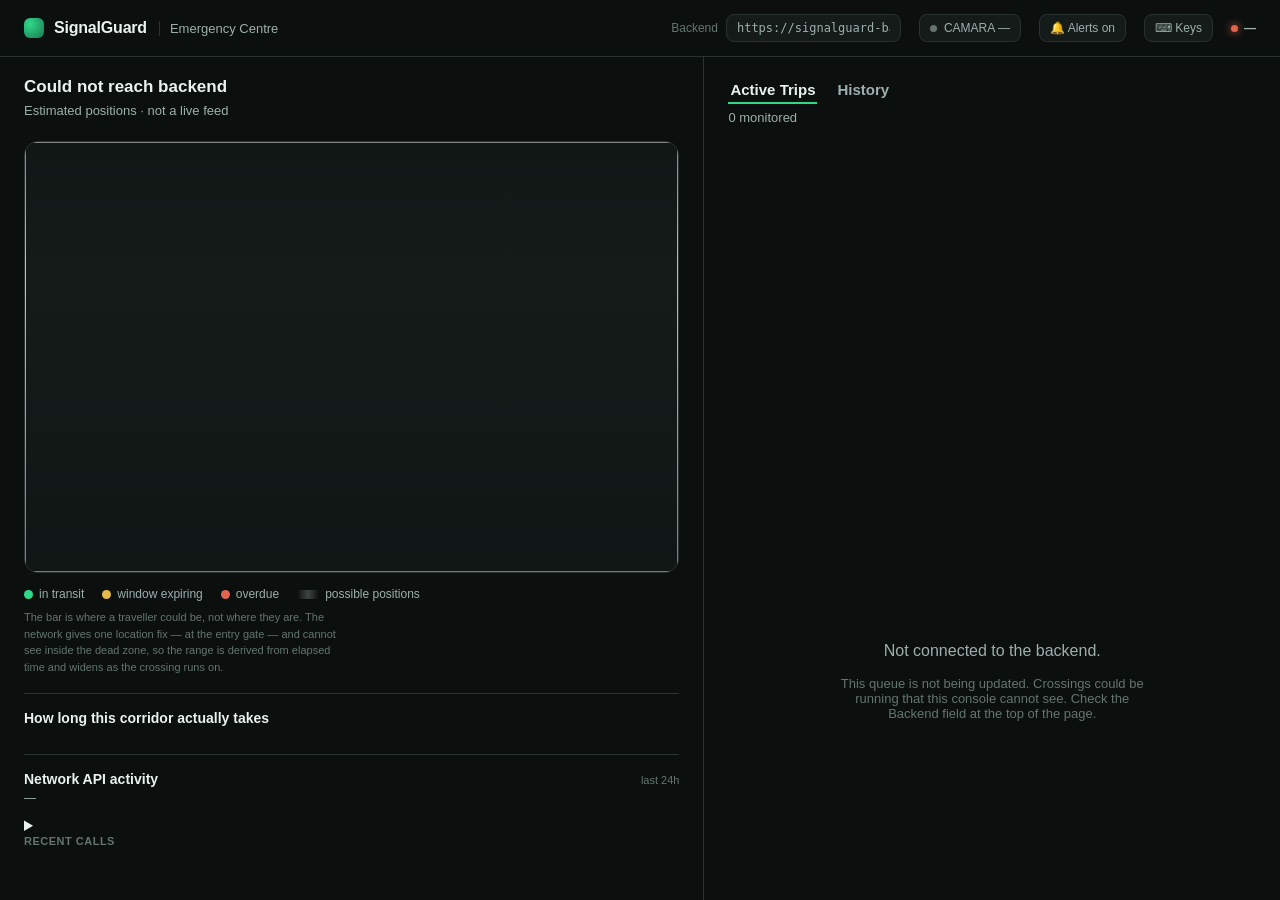
<file: dashboard/index.html>
<!doctype html>
<html lang="en">
<head>
<meta charset="UTF-8" />
<meta name="viewport" content="width=device-width, initial-scale=1" />
<meta name="theme-color" content="#0b0f0e" />
<title>SignalGuard — Emergency Centre</title>
<link rel="icon" href="data:image/svg+xml,%3Csvg xmlns='http://www.w3.org/2000/svg' viewBox='0 0 32 32'%3E%3Crect width='32' height='32' rx='8' fill='%230b0f0e'/%3E%3Ccircle cx='16' cy='16' r='4' fill='%232fd98a'/%3E%3Ccircle cx='16' cy='16' r='9' fill='none' stroke='%232fd98a' stroke-opacity='.45' stroke-width='2'/%3E%3C/svg%3E" />
<link rel="stylesheet" href="css/style.css?v=14" />
</head>
<body>

<a class="skip-link" href="#trip-list">Skip to active trips</a>

<h1 class="visually-hidden">SignalGuard Emergency Centre</h1>

<!-- Announcements only, never a wrapper around the list. A live region
     around a list that repaints every 3 seconds makes a screen reader
     re-read the whole queue on every poll, which is worse than having no
     live region at all. This node is written to only on transitions. -->
<div id="announcer" class="visually-hidden" role="status" aria-live="polite" aria-atomic="true"></div>

<header class="topbar">
  <div class="brand">
    <span class="brand-mark" aria-hidden="true"></span>
    <span class="brand-name">SignalGuard</span>
    <span class="brand-sub">Emergency Centre</span>
  </div>
  <div class="topbar-right">
    <label class="backend-field">
      <span>Backend</span>
      <input
        id="backend-url"
        type="url"
        name="backend-url"
        autocomplete="off"
        spellcheck="false"
        inputmode="url"
      />
    </label>
    <!-- Whether the network layer is answering, in the one place a
         dispatcher is always looking. A degraded CAMARA API is the single
         failure this console cannot infer from its own queue. -->
    <a class="api-chip" id="api-chip" href="#api-panel-title" title="CAMARA network API activity">
      <span class="api-chip-dot" aria-hidden="true"></span>
      <span id="api-chip-text">CAMARA —</span>
    </a>
    <button id="mute-toggle" class="mute-toggle" type="button" aria-pressed="false">🔔 Alerts on</button>
    <button id="shortcut-toggle" class="mute-toggle" type="button" aria-controls="shortcut-hint">⌨ Keys</button>
    <div class="live-indicator" id="live-indicator">
      <span class="dot" aria-hidden="true"></span>
      <span id="last-updated" class="last-updated">—</span>
    </div>
  </div>
</header>

<!-- Keyboard reference. Hidden by default and toggled with "?" — a
     dispatcher console should be operable without a mouse, but the list of
     how is not something to occupy the screen permanently. -->
<div class="shortcut-hint" id="shortcut-hint" hidden role="dialog" aria-label="Keyboard shortcuts">
  <h2>Keyboard</h2>
  <dl></dl>
</div>

<main class="layout">
  <section class="map-panel" aria-label="Corridor map">
    <div class="panel-head">
      <div class="panel-head-row">
        <h2 id="zone-label">Loading zone…</h2>
        <!-- Narrow viewports only (see the max-width:860px block in
             style.css). There the queue comes first and the map is a
             reference the dispatcher opens deliberately, rather than 700px
             of terrain between them and the list they came for. -->
        <button id="map-toggle" class="map-toggle" type="button"
                aria-expanded="true" aria-controls="map-collapse">Hide map</button>
      </div>
      <span class="panel-hint">Estimated positions · not a live feed</span>
      <!-- Only rendered when more than one zone exists; a dropdown with a
           single option is furniture, not a control. -->
      <label class="zone-picker" hidden>
        <span class="visually-hidden">Corridor</span>
        <select id="zone-select" hidden></select>
      </label>
    </div>
    <div class="map-collapse" id="map-collapse">
    <div class="map-frame" id="map-frame">
      <img id="map-image" alt="" />
      <!-- Uncertainty arcs sit under the markers so a marker is always
           clickable where the two overlap. -->
      <svg id="cone-layer" class="cone-layer" aria-hidden="true"></svg>
      <div id="map-overlay" class="map-overlay"></div>
      <div class="map-attribution" id="map-attribution"></div>
    </div>
    <!-- A zone promoted from a coverage candidate has real gates and real
         trips but no bundled tiles. Drawing its trips over Highway 15's
         terrain would put a traveller on a map somewhere they have never
         been, so the frame is hidden and says why. -->
    <p class="zone-map-note" id="zone-map-note" hidden>
      No map pack bundled for this corridor yet — it was discovered from
      coverage data rather than surveyed. The trip list is still live;
      only the map is unavailable.
    </p>
    <div class="legend">
      <span><i class="swatch green" aria-hidden="true"></i> in transit</span>
      <span><i class="swatch amber" aria-hidden="true"></i> window expiring</span>
      <span><i class="swatch red" aria-hidden="true"></i> overdue</span>
      <span><i class="swatch cone" aria-hidden="true"></i> possible positions</span>
    </div>
    <p class="map-note">The bar is where a traveller could be, not where they are. The network gives one location fix — at the entry gate — and cannot see inside the dead zone, so the range is derived from elapsed time and widens as the crossing runs on.</p>

    <div class="stats-panel" id="stats-panel">
      <h3>How long this corridor actually takes</h3>
      <div id="stats-body"></div>
    </div>

    <!-- The call layer the queue above is made of. Every trip on this
         screen exists because a CAMARA Geofencing notification arrived,
         and every figure in its detail panel came out of Congestion
         Insights, Location Retrieval or a reachability check. When one of
         those five APIs starts failing the queue does not turn red — it
         goes quiet, which on this screen is indistinguishable from a calm
         corridor. So the console shows the layer underneath it.

         This is not the demo page's call log (demo.html) — that one is a
         recording aid and lives on a page the console knows nothing
         about. This is operational: /dashboard/api-activity is mounted in
         every build, demo mode or not. -->
    <section class="api-panel" id="api-panel" aria-labelledby="api-panel-title">
      <div class="api-panel-head">
        <h3 id="api-panel-title">Network API activity</h3>
        <span class="api-window" id="api-window">last 24h</span>
      </div>
      <p class="api-lead" id="api-lead">—</p>
      <ul class="api-list" id="api-list"></ul>
      <details class="api-feed" id="api-feed">
        <summary>
          <span class="disclosure-title">Recent calls</span>
          <span class="disclosure-lead" id="api-feed-lead"></span>
        </summary>
        <ol class="api-calls" id="api-calls"></ol>
      </details>
    </section>
    </div><!-- /#map-collapse -->
  </section>

  <section class="list-panel" aria-label="Trips">
    <div class="panel-head">
      <div class="tabs" role="tablist" aria-label="Trip view">
        <button id="tab-live" class="tab" role="tab" type="button" aria-selected="true">Active Trips</button>
        <button id="tab-history" class="tab" role="tab" type="button" aria-selected="false">History</button>
      </div>
      <span class="panel-hint" id="trip-count">0 monitored</span>
    </div>
    <!-- What moved while the dispatcher was looking elsewhere. -->
    <aside class="change-banner" id="change-banner" hidden>
      <div class="change-banner-head">
        <strong>While you were away</strong>
        <button type="button" id="change-banner-dismiss" class="mute-toggle">Dismiss</button>
      </div>
      <ul id="change-banner-body"></ul>
    </aside>
    <!-- The queue re-sorts by severity on every poll. While the pointer is
         inside the list (or a detail panel is open) that reordering is
         held back and announced here instead — a row that moves out from
         under a cursor mid-click is how the wrong traveller gets marked
         resolved. Clicking this applies the held order. -->
    <button class="order-pending" id="order-pending" type="button" hidden></button>
    <div id="trip-list" class="trip-list"></div>
    <div id="empty-state" class="empty-state">
      <div data-empty-live>
        <p>No trips in the corridor right now.</p>
        <p class="muted">The queue fills automatically when a traveller crosses a gate — nothing to configure here.</p>
      </div>
      <div data-empty-history hidden>
        <p>No completed crossings yet.</p>
        <p class="muted">Trips move here once they close, so the queue above only ever shows what still needs watching.</p>
      </div>
      <!-- An empty queue has two opposite causes — nothing is crossing, or
           nothing is reaching us — and this is the largest element on the
           page, so getting it wrong is not a small mistake. "No trips in
           the corridor right now" is a claim about the corridor; when the
           poll is failing this console has no idea what the corridor is
           doing and must say that instead. The app refuses the same
           mistake for the same reason — see home_shell.dart's
           _backendUnreachable. -->
      <div data-empty-offline hidden>
        <p>Not connected to the backend.</p>
        <p class="muted">This queue is not being updated. Crossings could be running that this console cannot see. Check the Backend field at the top of the page.</p>
        <!-- Shown only on the hosted copy (see renderList): a reviewer who
             opens the public URL is not looking at a broken console, they
             are looking at a console with nothing to talk to, and those
             two deserve different sentences. -->
        <p class="muted" data-empty-hosted hidden>
          This is the hosted build of the console. It is a client — the trip
          queue, the corridor map and the CAMARA call log are all read from a
          SignalGuard backend, and there is no public one to read from,
          because the backend holds real phone numbers and calls a real
          operator API with a real key. Start one locally in about five
          minutes (<code>REVIEWERS.md</code> in the repository) and put its
          address in the Backend field above. Serving this page from
          <code>localhost</code> as well is the path that is guaranteed to
          work; a browser may refuse the call from a page loaded over HTTPS.
        </p>
      </div>
    </div>
  </section>
</main>

<aside class="detail-panel" id="detail-panel" hidden aria-label="Trip detail">
  <div class="detail-head">
    <button class="close-btn" id="detail-close" aria-label="Close">✕</button>
    <span class="status-pill" id="detail-status">ACTIVE</span>
  </div>
  <h3 id="detail-name">—</h3>
  <p class="detail-sub" id="detail-msisdn">—</p>

  <!-- A trip can leave the live queue while its panel is open on this
       screen — resolved from another console, or closed because the
       traveller reached the exit gate. The figures below then stop being
       refreshed, and a dispatcher has no way to tell a frozen panel from a
       calm one, so the panel says which it is. -->
  <p class="detail-gone" id="detail-gone" hidden>
    This trip has left the live queue — it was resolved or closed elsewhere.
    Nothing below is being updated any more.
  </p>

  <dl class="detail-grid">
    <!-- The network has exactly one location fix per trip, taken at the
         entry gate, so these two are the same value on most trips. When
         they are, the second row is hidden and the first says so rather
         than printing the same coordinate pair twice. -->
    <div id="detail-entry-row"><dt id="detail-entry-label">Entry point</dt><dd id="detail-entry">—</dd></div>
    <div id="detail-lastknown-row"><dt>Last known location</dt><dd id="detail-lastknown">—</dd></div>
    <div><dt>Predicted vs elapsed</dt><dd id="detail-predicted">—</dd></div>
    <div class="span-2"><dt>Where they could be</dt><dd id="detail-position">—</dd></div>
    <div><dt>Battery at entry</dt><dd id="detail-battery">—</dd></div>
    <div><dt>Congestion at entry</dt><dd id="detail-congestion">—</dd></div>
    <div><dt>Risk score</dt><dd id="detail-risk">—</dd></div>
    <div><dt>Contact-alert status</dt><dd id="detail-alert">—</dd></div>
    <div class="span-2"><dt>Convoy</dt><dd id="detail-convoy">—</dd></div>
  </dl>

  <!-- A disclosure rather than a fixed-height scroller. The card used to
       be capped at 260px with its own overflow, which put a second
       scrollbar inside a panel that already scrolls and clipped the
       reasoning to about six lines. The line that justifies the risk
       score is the summary, so it is readable without opening anything;
       the signals, model and history behind it are one click away. -->
  <details class="decision-record disclosure" id="detail-record-block">
    <summary>
      <span class="disclosure-title">Agent Decision Record</span>
      <span class="disclosure-lead" id="detail-record-lead"></span>
    </summary>
    <div id="detail-record"></div>
  </details>

  <div class="decision-record" id="detail-escalation-block" hidden>
    <h4>Escalation Agent Record</h4>
    <div id="detail-escalation"></div>
  </div>

  <!-- Provenance for everything above it. The grid asks a dispatcher to
       act on "congestion light, risk 0.62, last known 24.61, 39.42" —
       four figures whose source is a third-party API call made minutes
       ago. This is that call: which CAMARA API, which endpoint, what it
       returned, how long it took. -->
  <details class="decision-record disclosure" id="detail-api-block">
    <summary>
      <span class="disclosure-title">CAMARA calls for this crossing</span>
      <span class="disclosure-lead" id="detail-api-lead"></span>
    </summary>
    <ol class="api-calls" id="detail-api-calls"></ol>
  </details>

  <!-- Pinned to the bottom of the panel. These used to sit below both
       records, which on an escalated trip is a full screen of scrolling
       between reading the situation and being able to act on it. -->
  <div class="detail-actions">
    <button class="resolve-btn ghost" id="detail-handoff" type="button">Copy handoff brief</button>
    <button class="resolve-btn" id="detail-resolve">Mark Resolved</button>

    <!-- Resolving clears a live escalation and there is no undo. One stray
         click on a 40px button should not be able to do that. -->
    <div class="resolve-confirm" id="detail-resolve-confirm" hidden>
      <p data-confirm-text></p>
      <div class="resolve-confirm-actions">
        <button class="resolve-btn danger" type="button" data-confirm-yes>Yes, resolve</button>
        <button class="resolve-btn ghost" type="button" data-confirm-no>Cancel</button>
      </div>
    </div>
  </div>
</aside>

<div class="scrim" id="scrim" hidden></div>

<!-- Version query: this dashboard has no build step, and python -m
     http.server serves js/app.js with a revalidating Last-Modified
     that Chrome will happily satisfy from cache across a restart.
     During the hackathon that meant a browser silently running a
     previous build of this file while the disk had the current one.
     Bump on every change. -->
<script src="js/app.js?v=12"></script>
</body>
</html>
</file>
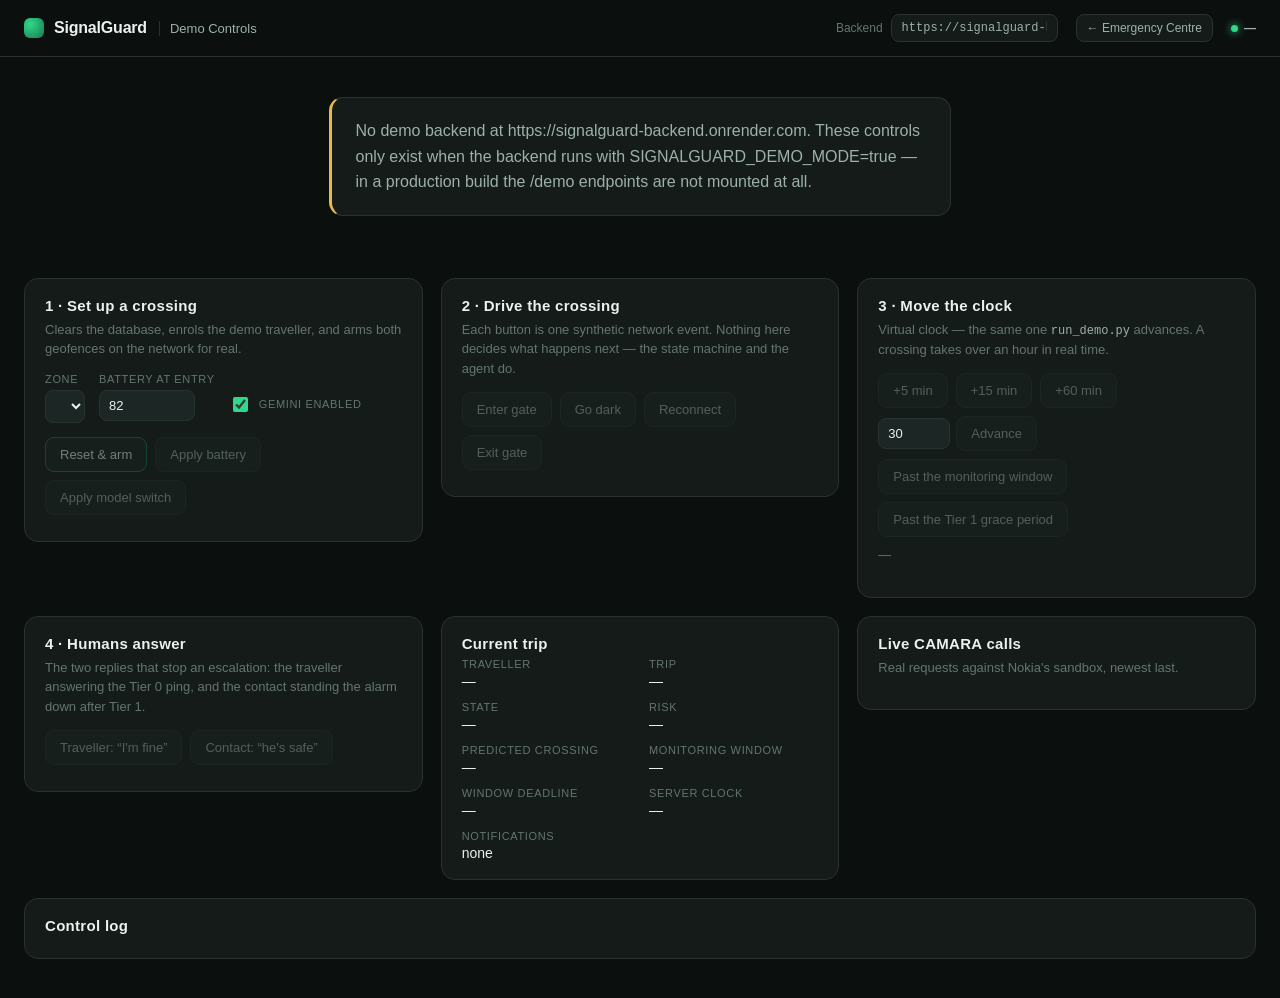
<file: dashboard/demo.html>
<!doctype html>
<html lang="en">
<head>
<meta charset="UTF-8" />
<meta name="viewport" content="width=device-width, initial-scale=1" />
<meta name="theme-color" content="#0b0f0e" />
<title>SignalGuard — Demo Controls</title>
<link rel="icon" href="data:image/svg+xml,%3Csvg xmlns='http://www.w3.org/2000/svg' viewBox='0 0 32 32'%3E%3Crect width='32' height='32' rx='8' fill='%230b0f0e'/%3E%3Ccircle cx='16' cy='16' r='4' fill='%232fd98a'/%3E%3Ccircle cx='16' cy='16' r='9' fill='none' stroke='%232fd98a' stroke-opacity='.45' stroke-width='2'/%3E%3C/svg%3E" />
<link rel="stylesheet" href="css/style.css?v=14" />
<link rel="stylesheet" href="css/demo.css?v=3" />
</head>
<body class="demo-body">

<!-- Deliberately a separate page from index.html, not a panel on it.
     index.html is the emergency-centre console: the one screen whose whole
     job is to be believed. A "simulate a gate crossing" button sitting next
     to a live trip queue tells a viewer the queue might be synthetic too.
     These controls drive the same backend from their own address, and the
     operator console keeps zero knowledge that they exist. -->

<h1 class="visually-hidden">SignalGuard demo controls</h1>

<div id="announcer" class="visually-hidden" role="status" aria-live="polite" aria-atomic="true"></div>

<header class="topbar">
  <div class="brand">
    <span class="brand-mark" aria-hidden="true"></span>
    <span class="brand-name">SignalGuard</span>
    <span class="brand-sub">Demo Controls</span>
  </div>
  <div class="topbar-right">
    <label class="backend-field">
      <span>Backend</span>
      <input id="backend-url" type="url" name="backend-url" autocomplete="off" spellcheck="false" inputmode="url" />
    </label>
    <a class="mute-toggle" href="index.html">← Emergency Centre</a>
    <div class="live-indicator" id="live-indicator">
      <span class="dot" aria-hidden="true"></span>
      <span id="last-updated" class="last-updated">—</span>
    </div>
  </div>
</header>


<p class="demo-unavailable" id="demo-unavailable" hidden></p>

<main class="demo-layout" id="demo-main">

  <section class="demo-panel" aria-labelledby="h-setup">
    <h2 id="h-setup">1 · Set up a crossing</h2>
    <p class="demo-note">Clears the database, enrols the demo traveller, and
      arms both geofences on the network for real.</p>
    <div class="demo-fields">
      <label>Zone
        <select id="f-zone"></select>
      </label>
      <label>Battery at entry
        <input id="f-battery" type="number" min="1" max="100" value="82" />
      </label>
      <label class="demo-check">
        <input id="f-model" type="checkbox" checked />
        <span>Gemini enabled</span>
      </label>
    </div>
    <div class="demo-actions">
      <button class="demo-btn primary" id="b-arm" type="button">Reset &amp; arm</button>
      <button class="demo-btn" id="b-battery" type="button">Apply battery</button>
      <button class="demo-btn" id="b-model" type="button">Apply model switch</button>
    </div>
  </section>

  <section class="demo-panel" aria-labelledby="h-cross">
    <h2 id="h-cross">2 · Drive the crossing</h2>
    <p class="demo-note">Each button is one synthetic network event. Nothing
      here decides what happens next — the state machine and the agent do.</p>
    <div class="demo-actions">
      <button class="demo-btn" id="b-enter" type="button">Enter gate</button>
      <button class="demo-btn" id="b-dark" type="button">Go dark</button>
      <button class="demo-btn" id="b-reconnect" type="button">Reconnect</button>
      <button class="demo-btn" id="b-exit" type="button">Exit gate</button>
    </div>
  </section>

  <section class="demo-panel" aria-labelledby="h-time">
    <h2 id="h-time">3 · Move the clock</h2>
    <p class="demo-note">Virtual clock — the same one <code>run_demo.py</code>
      advances. A crossing takes over an hour in real time.</p>
    <div class="demo-actions">
      <button class="demo-btn" data-advance="5" type="button">+5 min</button>
      <button class="demo-btn" data-advance="15" type="button">+15 min</button>
      <button class="demo-btn" data-advance="60" type="button">+60 min</button>
      <label class="demo-inline-field">
        <input id="f-minutes" type="number" min="1" max="600" value="30" />
        <button class="demo-btn" id="b-advance-custom" type="button">Advance</button>
      </label>
    </div>
    <div class="demo-actions">
      <button class="demo-btn" id="b-past-window" type="button">
        Past the monitoring window
      </button>
      <button class="demo-btn" id="b-past-grace" type="button">
        Past the Tier 1 grace period
      </button>
    </div>
    <p class="demo-note" id="advance-hint">—</p>
  </section>

  <section class="demo-panel" aria-labelledby="h-human">
    <h2 id="h-human">4 · Humans answer</h2>
    <p class="demo-note">The two replies that stop an escalation: the
      traveller answering the Tier 0 ping, and the contact standing the
      alarm down after Tier 1.</p>
    <div class="demo-actions">
      <button class="demo-btn" id="b-tier0-safe" type="button">Traveller: “I'm fine”</button>
      <button class="demo-btn" id="b-contact-safe" type="button">Contact: “he's safe”</button>
    </div>
  </section>

  <section class="demo-panel demo-status" aria-labelledby="h-status">
    <h2 id="h-status">Current trip</h2>
    <dl class="demo-dl">
      <div><dt>Traveller</dt><dd id="s-traveller">—</dd></div>
      <div><dt>Trip</dt><dd id="s-trip">—</dd></div>
      <div><dt>State</dt><dd id="s-state">—</dd></div>
      <div><dt>Risk</dt><dd id="s-risk">—</dd></div>
      <div><dt>Predicted crossing</dt><dd id="s-predicted">—</dd></div>
      <div><dt>Monitoring window</dt><dd id="s-window">—</dd></div>
      <div><dt>Window deadline</dt><dd id="s-deadline">—</dd></div>
      <div><dt>Server clock</dt><dd id="s-now">—</dd></div>
      <div class="span-2"><dt>Notifications</dt><dd id="s-notifications">none</dd></div>
    </dl>
  </section>

  <section class="demo-panel" aria-labelledby="h-api">
    <h2 id="h-api">Live CAMARA calls</h2>
    <p class="demo-note">Real requests against Nokia's sandbox, newest last.</p>
    <div class="demo-api-log" id="api-log"></div>
  </section>

  <section class="demo-panel demo-wide" aria-labelledby="h-log">
    <h2 id="h-log">Control log</h2>
    <div class="demo-log" id="demo-log" role="log" aria-label="Demo control log"></div>
  </section>

</main>

<script src="js/demo.js?v=4"></script>
</body>
</html>
</file>
<file: dashboard/css/style.css>
:root {
  color-scheme: dark;
  --bg: #0b0f0e;
  --surface: #141b19;
  --surface-raised: #1c2624;
  --border: #283330;
  --text: #eaf2ef;
  --text-secondary: #9db0ab;
  --text-muted: #64756f;
  --accent: #2fd98a;
  --accent-dim: #1b7a50;
  --amber: #e6b94d;
  --danger: #e0654f;
  --radius: 14px;
}

* { box-sizing: border-box; }

button, a, .trip-marker {
  touch-action: manipulation;
  -webkit-tap-highlight-color: transparent;
}

.visually-hidden {
  position: absolute;
  width: 1px; height: 1px;
  padding: 0; margin: -1px;
  overflow: hidden;
  clip: rect(0, 0, 0, 0);
  white-space: nowrap;
  border: 0;
}

.skip-link {
  position: absolute;
  left: 12px; top: 12px;
  background: var(--accent);
  color: #04150e;
  font-weight: 700;
  font-size: 13px;
  padding: 10px 16px;
  border-radius: 8px;
  z-index: 100;
  /* Far enough to actually clear the viewport. -120% of a ~41px box still
     left a 4px sliver of bright accent green across the top-left corner on
     every page load — small, but the first thing on screen. */
  transform: translateY(-220%);
  transition: transform 150ms ease;
}
.skip-link:focus {
  transform: translateY(0);
}

html, body {
  margin: 0;
  min-height: 100%;
  background: var(--bg);
  color: var(--text);
  font-family: -apple-system, "Segoe UI", Roboto, Inter, Arial, sans-serif;
}

body {
  display: flex;
  flex-direction: column;
  /* No overflow:hidden here — on a narrow viewport .layout stacks into
     one column and needs the page to scroll normally. The wide-viewport
     two-column layout gets its own contained scrolling instead (see
     .trip-list below), which is where "app-like, not a webpage" belongs. */
  min-height: 100vh;
}

/* ---------- topbar ---------- */

/* Wraps rather than overflows. Unwrapped, this row was 746px wide inside
   a 375px viewport — the backend field, both toggles and the freshness
   readout all sat off the right edge and took the whole page's horizontal
   scroll with them. Nothing in here is optional enough to hide, so it
   wraps onto a second line instead. */
.topbar {
  display: flex;
  align-items: center;
  justify-content: space-between;
  flex-wrap: wrap;
  gap: 10px 16px;
  padding: 14px 24px;
  border-bottom: 1px solid var(--border);
  flex: none;
}

.brand { display: flex; align-items: center; gap: 10px; }

.brand-mark {
  width: 20px; height: 20px;
  border-radius: 6px;
  background: radial-gradient(circle at 30% 30%, var(--accent), var(--accent-dim));
}

.brand-name { font-weight: 700; font-size: 16px; letter-spacing: -0.2px; }

.brand-sub {
  color: var(--text-secondary);
  font-size: 13px;
  border-left: 1px solid var(--border);
  padding-left: 10px;
  margin-left: 2px;
}

.topbar-right {
  display: flex;
  align-items: center;
  flex-wrap: wrap;
  gap: 10px 18px;
  min-width: 0;
}

.backend-field {
  display: flex;
  align-items: center;
  gap: 8px;
  font-size: 12px;
  color: var(--text-muted);
  /* min-width:0 is what actually lets it shrink — a flex item defaults to
     min-width:auto and refuses to go below its input's width. */
  min-width: 0;
  flex: 1 1 200px;
}

.backend-field input {
  background: var(--surface);
  border: 1px solid var(--border);
  color: var(--text-secondary);
  border-radius: 8px;
  padding: 6px 10px;
  font-size: 12px;
  width: 100%;
  max-width: 240px;
  min-width: 0;
  font-family: ui-monospace, monospace;
}

.backend-field input:focus {
  border-color: var(--accent);
  color: var(--text);
}

.backend-field input:focus-visible {
  outline: none;
  box-shadow: 0 0 0 3px rgba(47, 217, 138, 0.35);
}

.live-indicator {
  display: flex;
  align-items: center;
  gap: 6px;
  font-size: 12px;
  color: var(--text-secondary);
  font-weight: 600;
}

.live-indicator .dot {
  width: 7px; height: 7px;
  border-radius: 50%;
  background: var(--accent);
  box-shadow: 0 0 8px var(--accent);
  animation: pulse 1.8s ease-in-out infinite;
}

.live-indicator.stale .dot {
  background: var(--danger);
  box-shadow: 0 0 8px var(--danger);
  animation: none;
}

@keyframes pulse {
  0%, 100% { opacity: 1; }
  50% { opacity: 0.35; }
}

/* ---------- layout ---------- */

.layout {
  flex: 1;
  display: grid;
  grid-template-columns: minmax(360px, 1.1fr) minmax(340px, 0.9fr);
  gap: 1px;
  background: var(--border);
  min-height: 0;
}

.map-panel, .list-panel {
  background: var(--bg);
  display: flex;
  flex-direction: column;
  min-width: 0;
  padding: 20px 24px;
}

/* The whole page scrolls as one document at every width. The map column
   holds more than a viewport of content (map, stats, Network API activity),
   so a fixed-viewport shell either clipped it or split scrolling between
   panels. The map keeps a fixed height (see .map-frame below) rather than
   flexing to fill a column that no longer has a set height. */
@media (min-width: 861px) {
  .map-collapse { flex: none; }
}

.panel-head { flex: none; margin-bottom: 14px; }
.panel-head h2 { margin: 0 0 4px; font-size: 17px; font-weight: 600; text-wrap: balance; }
.panel-hint { color: var(--text-secondary); font-size: 13px; }

/* ---------- map ---------- */

.map-frame {
  position: relative;
  flex: 1;
  min-height: 220px;
  border-radius: var(--radius);
  overflow: hidden;
  background: var(--surface);
  border: 1px solid var(--border);
}

/* Fixed height in the scrolling desktop column (see the min-width:861px
   block above). Declared after the base rule so it wins over flex:1. */
@media (min-width: 861px) {
  .map-frame { flex: none; height: clamp(260px, 48vh, 560px); }
}

.map-frame img {
  position: absolute;
  inset: 0;
  width: 100%;
  height: 100%;
  object-fit: fill; /* container's aspect-ratio is set in JS to match the
                        image exactly, so this never distorts or crops —
                        cropping would break the lat/lon-to-% projection
                        markers rely on. */
  filter: saturate(0.85);
}

.map-frame::after {
  content: "";
  position: absolute;
  inset: 0;
  background: linear-gradient(180deg, rgba(11,15,14,.35), rgba(11,15,14,0) 30%, rgba(11,15,14,.4));
  pointer-events: none;
}

.map-overlay {
  position: absolute;
  inset: 0;
  width: 100%;
  height: 100%;
  z-index: 1;
}

.map-marker {
  position: absolute;
  transform: translate(-50%, -50%);
}

.gate-marker {
  display: flex;
  flex-direction: column;
  align-items: center;
  gap: 3px;
  pointer-events: none;
}
.gate-marker .dot {
  width: 9px; height: 9px;
  border-radius: 50%;
  background: var(--text-muted);
  border: 2px solid rgba(0,0,0,.4);
}
.gate-marker .label {
  font-size: 10px;
  font-weight: 700;
  letter-spacing: 0.4px;
  color: var(--text-secondary);
  background: rgba(11,15,14,.75);
  padding: 2px 6px;
  border-radius: 4px;
  white-space: nowrap;
}

.trip-marker {
  width: 16px; height: 16px;
  border-radius: 50%;
  border: none;
  padding: 0;
  cursor: pointer;
  display: flex;
  align-items: center;
  justify-content: center;
  touch-action: manipulation;
}
.trip-marker:focus-visible {
  outline: 2px solid #fff;
  outline-offset: 3px;
}
.trip-marker::after {
  content: "";
  width: 8px; height: 8px;
  border-radius: 50%;
  background: #fff;
}
.trip-marker.state-green { background: var(--accent); box-shadow: 0 0 0 6px rgba(47,217,138,.18); animation: marker-pulse 2.6s ease-in-out infinite; }
.trip-marker.state-amber { background: var(--amber); box-shadow: 0 0 0 6px rgba(230,185,77,.18); animation: marker-pulse 2s ease-in-out infinite; }
.trip-marker.state-red { background: var(--danger); box-shadow: 0 0 0 6px rgba(224,101,79,.22); animation: marker-pulse 1.3s ease-in-out infinite; }
.trip-marker.selected { outline: 2px solid #fff; outline-offset: 2px; }

@keyframes marker-pulse {
  0%, 100% { transform: scale(1); }
  50% { transform: scale(1.15); }
}

.map-attribution {
  position: absolute;
  right: 8px; bottom: 6px;
  font-size: 10px;
  color: rgba(255,255,255,.7);
  text-shadow: 0 1px 2px rgba(0,0,0,.8);
  z-index: 2;
}

.legend {
  flex: none;
  display: flex;
  gap: 18px;
  margin-top: 14px;
  font-size: 12px;
  color: var(--text-secondary);
}

.legend span { display: flex; align-items: center; gap: 6px; }

.map-note {
  flex: none;
  margin: 8px 0 0;
  font-size: 11px;
  line-height: 1.5;
  color: var(--text-muted);
  max-width: 52ch;
}

.swatch {
  width: 9px; height: 9px;
  border-radius: 50%;
  display: inline-block;
}
.swatch.green { background: var(--accent); }
.swatch.amber { background: var(--amber); }
.swatch.red { background: var(--danger); }

/* ---------- trip list ---------- */

.list-panel { border-left: 0; }

#trip-count,
.trip-row .trip-meta,
.detail-grid dd {
  font-variant-numeric: tabular-nums;
}

.trip-list {
  flex: 1;
  overflow-y: auto;
  overscroll-behavior: contain;
  display: flex;
  flex-direction: column;
  gap: 8px;
  padding-right: 4px;
}

/* Row weight tracks severity. Every row used to be the same height, the
   same padding and the same type size, with a 10px dot and a small pill
   carrying the entire difference between "in transit" and "nobody has
   heard from this person in sixteen hours". At four trips that is a
   reading exercise; at twenty it is a miss. Red rows get a thick left
   edge, more air and a larger name; green rows condense. */
.trip-row {
  display: flex;
  align-items: center;
  gap: 12px;
  background: var(--surface);
  border: 1px solid var(--border);
  border-left: 3px solid var(--border);
  border-radius: 12px;
  padding: 12px 14px;
  cursor: pointer;
  transition: background 120ms ease, border-color 120ms ease;
  text-align: left;
  width: 100%;
}

.trip-row.state-green {
  padding-top: 9px;
  padding-bottom: 9px;
  border-left-color: rgba(47, 217, 138, 0.45);
}
.trip-row.state-amber { border-left-color: var(--amber); }
.trip-row.state-red {
  border-left-width: 5px;
  border-left-color: var(--danger);
  padding-top: 14px;
  padding-bottom: 14px;
  background: linear-gradient(90deg, rgba(224, 101, 79, 0.09), transparent 55%), var(--surface);
}
.trip-row.state-red .trip-name { font-size: 15.5px; }

.trip-row:hover { background: var(--surface-raised); }
.trip-row.selected { border-color: var(--accent); background: var(--surface-raised); }

.trip-row .status-dot {
  width: 10px; height: 10px;
  border-radius: 50%;
  flex: none;
  animation: dot-pulse 2.6s ease-in-out infinite;
}
/* Pulse speed scales with urgency — green breathes slowly ("all fine, no
   need to look"), red pulses fastest (draws the eye without a popup or
   sound, which the dashboard deliberately has neither of). */
.trip-row.state-green .status-dot { background: var(--accent); --pulse-color: 47,217,138; }
.trip-row.state-amber .status-dot { background: var(--amber); --pulse-color: 230,185,77; animation-duration: 2s; }
.trip-row.state-red .status-dot { background: var(--danger); --pulse-color: 224,101,79; animation-duration: 1.3s; }

@keyframes dot-pulse {
  0%, 100% { box-shadow: 0 0 6px 0 rgba(var(--pulse-color), 0.9); transform: scale(1); }
  50% { box-shadow: 0 0 13px 3px rgba(var(--pulse-color), 0.55); transform: scale(1.18); }
}

.trip-row .trip-main { flex: 1; min-width: 0; }

.trip-row .trip-name {
  font-weight: 600;
  font-size: 14px;
  white-space: nowrap;
  overflow: hidden;
  text-overflow: ellipsis;
}

.trip-row .trip-meta {
  color: var(--text-secondary);
  font-size: 12px;
  margin-top: 2px;
}

/* Elapsed was the prominent number and overdue-by was left as arithmetic
   for the reader: "1015 min elapsed / 105 min window" is a subtraction
   performed under stress. This is the answer, counting up live. */
.trip-row .trip-overdue {
  display: none;
  margin-top: 3px;
  font-size: 13px;
  font-weight: 700;
  letter-spacing: 0.2px;
  color: var(--danger);
  font-variant-numeric: tabular-nums;
}
.trip-row.state-red .trip-overdue { display: block; }
.trip-row.state-amber .trip-overdue {
  display: block;
  color: var(--amber);
  font-weight: 600;
  font-size: 12.5px;
}

.trip-row .trip-state-label {
  font-size: 11px;
  font-weight: 700;
  letter-spacing: 0.4px;
  padding: 3px 8px;
  border-radius: 6px;
  flex: none;
}
.trip-row.state-green .trip-state-label { color: var(--accent); background: rgba(47,217,138,.12); }
.trip-row.state-amber .trip-state-label { color: var(--amber); background: rgba(230,185,77,.12); }
.trip-row.state-red .trip-state-label { color: var(--danger); background: rgba(224,101,79,.14); }

.empty-state {
  display: none;
  flex: 1;
  align-items: center;
  justify-content: center;
  flex-direction: column;
  text-align: center;
  color: var(--text-secondary);
  gap: 6px;
  padding: 30px;
}
.empty-state.visible { display: flex; }
.empty-state .muted { color: var(--text-muted); font-size: 13px; max-width: 320px; }

/* ---------- detail panel ---------- */

.detail-panel {
  position: fixed;
  top: 0; right: 0; bottom: 0;
  width: min(420px, 100vw);
  background: var(--surface);
  border-left: 1px solid var(--border);
  /* No bottom padding: .detail-actions is sticky to the bottom of this
     scrollport, and a sticky offset is measured from the padding box. With
     24px here the bar parked 24px short of the panel edge and left a strip
     of scrolling content visible beneath it. The bar supplies that padding
     itself instead. */
  padding: 24px 24px 0;
  overflow-y: auto;
  overscroll-behavior: contain;
  z-index: 20;
  transform: translateX(0);
  box-shadow: -20px 0 40px rgba(0,0,0,.4);
}

.detail-head {
  display: flex;
  align-items: center;
  justify-content: space-between;
  margin-bottom: 16px;
}

.close-btn {
  background: none;
  border: none;
  color: var(--text-secondary);
  font-size: 16px;
  cursor: pointer;
  padding: 4px;
  line-height: 1;
}
.close-btn:hover { color: var(--text); }

.status-pill {
  font-size: 11px;
  font-weight: 700;
  letter-spacing: 0.5px;
  padding: 4px 10px;
  border-radius: 20px;
  background: var(--surface-raised);
  color: var(--text-secondary);
  border: 1px solid var(--border);
}
.status-pill.state-green { color: var(--accent); border-color: rgba(47,217,138,.4); }
.status-pill.state-amber { color: var(--amber); border-color: rgba(230,185,77,.4); }
.status-pill.state-red { color: var(--danger); border-color: rgba(224,101,79,.5); }

.detail-panel h3 { margin: 0 0 2px; font-size: 20px; }
.detail-sub { margin: 0 0 20px; color: var(--text-secondary); font-size: 13px; font-family: ui-monospace, monospace; }

.detail-grid {
  display: grid;
  grid-template-columns: 1fr;
  gap: 14px;
  margin: 0 0 22px;
}
.detail-grid dt {
  font-size: 11px;
  text-transform: uppercase;
  letter-spacing: 0.5px;
  color: var(--text-muted);
  margin-bottom: 3px;
}
.detail-grid dd {
  margin: 0;
  font-size: 14px;
  color: var(--text);
}

.decision-record { margin-bottom: 22px; }
.decision-record h4 {
  font-size: 12px;
  text-transform: uppercase;
  letter-spacing: 0.5px;
  color: var(--text-muted);
  margin: 0 0 8px;
}

/* ---------- structured agent record ---------- */
/* Renders the backend's "key   value" plain-text record (see
   backend/app/agent/decision_record.py) as scannable rows instead of a raw
   <pre> dump — same data, parsed client-side by parseAgentRecord() in
   app.js. A record can carry more than one block (an escalation record
   accumulates a tier1 block, later a tier2 block) — each gets its own
   .record-card so a dispatcher can tell them apart at a glance. */

/* No max-height and no overflow here on purpose. This card sits inside
   .detail-panel, which is itself the scroll container; capping it put a
   second scrollbar directly beside the first and clipped the agent's
   reasoning to roughly six lines. Length is controlled by the disclosure
   this now lives in (see .disclosure below), not by a scroll box. */
.record-card {
  background: var(--bg);
  border: 1px solid var(--border);
  border-radius: 10px;
  padding: 14px 16px;
}
.record-card + .record-card { margin-top: 10px; }

.record-empty {
  margin: 0;
  padding: 12px 14px;
  font-size: 12.5px;
  color: var(--text-muted);
  background: var(--bg);
  border: 1px solid var(--border);
  border-radius: 10px;
}

.record-card-title {
  display: flex;
  align-items: center;
  gap: 8px;
  font-size: 11px;
  font-weight: 700;
  letter-spacing: 0.5px;
  text-transform: uppercase;
  color: var(--text-secondary);
  margin-bottom: 10px;
  padding-bottom: 8px;
  border-bottom: 1px solid var(--border);
}
.record-card-title .status-pill { padding: 2px 8px; font-size: 10px; }

.record-row {
  display: grid;
  grid-template-columns: 78px 1fr;
  gap: 10px;
  align-items: baseline;
  padding: 5px 0;
  font-size: 12.5px;
}
.record-row + .record-row { border-top: 1px dashed var(--border); }

.record-key {
  color: var(--text-muted);
  font-family: ui-monospace, "SF Mono", Consolas, monospace;
  font-size: 11px;
  text-transform: uppercase;
  letter-spacing: 0.3px;
}

.record-value {
  color: var(--text-secondary);
  line-height: 1.55;
  word-break: break-word;
}

.record-row.is-reasoning .record-value,
.record-row.is-note .record-value {
  color: var(--text);
  font-style: italic;
}

.record-row.is-model .record-value {
  font-family: ui-monospace, "SF Mono", Consolas, monospace;
  color: var(--accent);
}

.record-row.is-window .record-value { color: var(--text); font-weight: 600; }
.record-row.is-window .record-sub { color: var(--text-muted); font-weight: 400; margin-left: 4px; }

.record-row.is-action .record-value {
  color: var(--accent);
  font-weight: 600;
}

.record-signals {
  display: flex;
  flex-wrap: wrap;
  gap: 6px;
}
.signal-chip {
  font-family: ui-monospace, "SF Mono", Consolas, monospace;
  font-size: 11px;
  color: var(--text-secondary);
  background: var(--surface-raised);
  border: 1px solid var(--border);
  border-radius: 6px;
  padding: 2px 7px;
}
.signal-chip.is-reachable { color: var(--amber); border-color: rgba(230,185,77,.4); }
.signal-chip.is-dark { color: var(--text-secondary); }

.record-tools {
  display: flex;
  flex-wrap: wrap;
  gap: 6px;
}
.tool-chip {
  font-family: ui-monospace, "SF Mono", Consolas, monospace;
  font-size: 10.5px;
  color: var(--accent);
  background: rgba(47,217,138,.1);
  border: 1px solid rgba(47,217,138,.25);
  border-radius: 6px;
  padding: 2px 7px;
  white-space: nowrap;
}

.resolve-btn {
  width: 100%;
  padding: 13px;
  border-radius: 12px;
  border: none;
  background: var(--accent);
  color: #04150e;
  font-weight: 700;
  font-size: 14px;
  cursor: pointer;
}
.resolve-btn:hover { filter: brightness(1.06); }
.resolve-btn:disabled { opacity: 0.45; cursor: default; }

.scrim {
  position: fixed;
  inset: 0;
  background: rgba(0,0,0,.35);
  z-index: 10;
}

/* Below the two-column breakpoint the panels stack, and the order they
   stacked in put the map, its legend, a four-line disclaimer and the
   corridor histogram above the trip queue — roughly a full screen of
   context before the list the dispatcher opened the page for. The queue
   goes first; the map is still there, collapsed by default, one tap away
   (see #map-toggle). */
@media (max-width: 860px) {
  .layout {
    display: flex;
    flex-direction: column;
  }
  .list-panel { order: 1; }
  .map-panel { order: 2; }
  .list-panel { min-height: 60vh; }
}

@media (prefers-reduced-motion: reduce) {
  .live-indicator .dot,
  .trip-row .status-dot,
  .trip-marker { animation: none; }
  .skip-link, .trip-row, .resolve-btn { transition: none; }
}

/* ==========================================================================
   Additions: uncertainty cones, view tabs, corridor stats, resolve
   confirmation, freshness readout, alert toggle.
   ========================================================================== */

/* -- top bar ------------------------------------------------------------- */

.mute-toggle {
  background: var(--surface);
  border: 1px solid var(--border);
  color: var(--text-secondary);
  font: inherit;
  font-size: 12px;
  padding: 6px 10px;
  border-radius: 8px;
  cursor: pointer;
  white-space: nowrap;
}
.mute-toggle:hover { color: var(--text); border-color: var(--text-muted); }
.mute-toggle[aria-pressed="true"] { opacity: 0.65; }

.last-updated { font-size: 12px; color: var(--text-secondary); font-variant-numeric: tabular-nums; }
.last-updated.is-stale { color: var(--danger); }

/* -- uncertainty cone ----------------------------------------------------- */

.cone-layer {
  position: absolute;
  inset: 0;
  width: 100%;
  height: 100%;
  pointer-events: none;
  z-index: 1;
}
.cone {
  stroke-width: 9;
  stroke-linecap: round;
  opacity: 0.34;
}
.cone-green { stroke: var(--accent); }
.cone-amber { stroke: var(--amber); }
.cone-red   { stroke: var(--danger); opacity: 0.45; }

.map-overlay { z-index: 2; }

/* A best guess that has outlived its own prediction stops being drawn as a
   position: hollow, so the arc is what the eye reads. */
.trip-marker.is-estimate-only {
  background: transparent !important;
  border: 2px dashed currentColor;
  animation: none;
}
.trip-marker.is-estimate-only.state-green { color: var(--accent); }
.trip-marker.is-estimate-only.state-amber { color: var(--amber); }
.trip-marker.is-estimate-only.state-red   { color: var(--danger); }

.swatch.cone {
  background: linear-gradient(90deg, transparent, var(--text-secondary), transparent);
  width: 22px;
  border-radius: 2px;
}

/* -- view tabs ------------------------------------------------------------ */

.tabs { display: flex; gap: 4px; margin-bottom: 4px; }
.tab {
  background: none;
  border: 0;
  border-bottom: 2px solid transparent;
  color: var(--text-secondary);
  font: inherit;
  font-size: 15px;
  font-weight: 600;
  padding: 4px 2px;
  margin-right: 14px;
  cursor: pointer;
}
.tab[aria-selected="true"] { color: var(--text); border-bottom-color: var(--accent); }
.tab:hover { color: var(--text); }

/* -- corridor stats ------------------------------------------------------- */

.stats-panel {
  margin-top: 18px;
  padding-top: 16px;
  border-top: 1px solid var(--border);
}
.stats-panel h3 { margin: 0 0 10px; font-size: 14px; font-weight: 600; }
.stats-summary { margin: 0 0 12px; font-size: 12px; color: var(--text-secondary); }
.stats-bars { display: flex; flex-direction: column; gap: 6px; }
.stats-bar {
  display: grid;
  grid-template-columns: 46px 1fr 84px;
  align-items: center;
  gap: 10px;
  font-size: 12px;
  /* Below the sample floor the bucket is shown but visibly not in play —
     that distinction is the point, not a footnote. */
  opacity: 0.42;
}
.stats-bar.in-use { opacity: 1; }
.stats-hour { color: var(--text-secondary); font-variant-numeric: tabular-nums; }
.stats-track {
  position: relative;
  height: 8px;
  background: var(--surface);
  border-radius: 4px;
  overflow: hidden;
}
.stats-fill {
  position: absolute;
  left: 0; top: 0; bottom: 0;
  background: var(--accent);
  border-radius: 4px;
}
/* p50 -> p90 tail: how much longer the slow crossings ran. */
.stats-tail {
  position: absolute;
  top: 0; bottom: 0;
  background: repeating-linear-gradient(
    90deg, var(--amber) 0 3px, transparent 3px 6px
  );
  opacity: 0.7;
}
.stats-value { color: var(--text-secondary); text-align: right; font-variant-numeric: tabular-nums; }

/* -- detail additions ----------------------------------------------------- */

.detail-grid .span-2 { grid-column: 1 / -1; }

.record-row.is-history .record-value { color: var(--text-secondary); font-style: italic; }
.record-row.is-declared .record-value { color: var(--amber); }

/* -- resolve confirmation -------------------------------------------------- */

.resolve-confirm {
  margin-top: 12px;
  padding: 14px;
  border: 1px solid rgba(224,101,79,.4);
  background: rgba(224,101,79,.08);
  border-radius: 12px;
}
.resolve-confirm p { margin: 0 0 12px; font-size: 13px; line-height: 1.5; }
.resolve-confirm-actions { display: flex; gap: 8px; }
.resolve-confirm-actions .resolve-btn { margin: 0; flex: 1; }
.resolve-btn.danger { background: var(--danger); color: #1a0b08; border-color: var(--danger); }
.resolve-btn.ghost { background: transparent; color: var(--text-secondary); }
.resolve-btn.ghost:hover { color: var(--text); }

/* -- reduced motion -------------------------------------------------------- */

@media (prefers-reduced-motion: reduce) {
  .trip-marker,
  .trip-row .status-dot,
  .live-indicator .dot {
    animation: none !important;
  }
}


/* ==========================================================================
   Zone picker, change banner, keyboard sheet, handoff.
   ========================================================================== */

.zone-picker { display: block; margin-top: 8px; }
.zone-picker select {
  background: var(--surface);
  color: var(--text);
  border: 1px solid var(--border);
  border-radius: 8px;
  padding: 6px 10px;
  font: inherit;
  font-size: 13px;
  max-width: 100%;
}
.zone-picker select:focus-visible { outline: 2px solid var(--accent); outline-offset: 2px; }

.zone-map-note {
  margin: 0 0 14px;
  padding: 14px;
  border: 1px dashed var(--border);
  border-radius: 12px;
  color: var(--text-secondary);
  font-size: 13px;
  line-height: 1.5;
}

/* -- change banner --------------------------------------------------------- */

.change-banner {
  flex: none;
  margin-bottom: 12px;
  padding: 12px 14px;
  border: 1px solid rgba(230,185,77,.4);
  background: rgba(230,185,77,.08);
  border-radius: 12px;
}
.change-banner-head {
  display: flex;
  align-items: center;
  justify-content: space-between;
  gap: 12px;
  margin-bottom: 8px;
  font-size: 13px;
  color: var(--amber);
}
.change-banner ul { margin: 0; padding-left: 18px; }
.change-banner li {
  font-size: 12.5px;
  line-height: 1.6;
  color: var(--text-secondary);
}
.change-banner li.muted { color: var(--text-muted); }

/* A row that moved while nobody was watching keeps a marker until the
   banner is dismissed, so the banner and the queue agree. */
.trip-row.changed-while-away {
  box-shadow: inset 3px 0 0 var(--amber);
}

/* -- keyboard sheet -------------------------------------------------------- */

.shortcut-hint {
  position: fixed;
  right: 24px;
  bottom: 24px;
  z-index: 60;
  width: 260px;
  padding: 16px 18px;
  border-radius: 14px;
  border: 1px solid var(--border);
  background: var(--surface-raised);
  box-shadow: 0 18px 40px rgba(0,0,0,.45);
}
.shortcut-hint h2 { margin: 0 0 10px; font-size: 13px; font-weight: 600; }
.shortcut-hint dl {
  margin: 0;
  display: grid;
  grid-template-columns: auto 1fr;
  gap: 6px 12px;
  font-size: 12.5px;
}
.shortcut-hint dt {
  font-family: ui-monospace, monospace;
  color: var(--text);
  white-space: nowrap;
}
.shortcut-hint dd { margin: 0; color: var(--text-secondary); }

/* -- handoff --------------------------------------------------------------- */
/* Spacing comes from .detail-actions' gap now that both buttons live in
   the pinned action bar. */


/* ==========================================================================
   Queue grouping, held reordering, pinned detail actions, coordinate
   fields, and the narrow-viewport map disclosure.
   ========================================================================== */

/* -- group headers --------------------------------------------------------- */
/* Severity sorting alone left the escalated trip as row one of an otherwise
   identical list, which reads as "first" rather than as "different". A
   header names the group and carries its count, and sticks to the top of
   the scroller so the boundary survives scrolling a long queue. */

.group-head {
  position: sticky;
  top: 0;
  z-index: 3;
  display: flex;
  align-items: baseline;
  gap: 8px;
  margin: 2px 0 -2px;
  padding: 6px 2px 6px;
  font-size: 11px;
  font-weight: 700;
  letter-spacing: 0.7px;
  text-transform: uppercase;
  color: var(--text-muted);
  background: var(--bg);
}
.group-head + .trip-row { margin-top: 0; }
/* j/k navigation scrolls rows into view with block:"nearest", which would
   otherwise tuck the row under the sticky header it belongs to. */
.trip-row { scroll-margin-top: 34px; }
.group-head .group-count {
  font-variant-numeric: tabular-nums;
  letter-spacing: 0;
}
.group-head.for-red { color: var(--danger); }
.group-head.for-amber { color: var(--amber); }

/* -- held reordering ------------------------------------------------------- */
/* Shown only while the queue's true order is being held back. Red when one
   of the held changes is an escalation, because that is the case where
   "the list is not currently re-sorting" has to be visible rather than
   merely true. */

.order-pending {
  flex: none;
  width: 100%;
  margin-bottom: 8px;
  padding: 9px 12px;
  border-radius: 10px;
  border: 1px solid var(--border);
  background: var(--surface-raised);
  color: var(--text-secondary);
  font: inherit;
  font-size: 12.5px;
  text-align: left;
  cursor: pointer;
}
.order-pending:hover { color: var(--text); border-color: var(--text-muted); }
.order-pending.is-urgent {
  border-color: rgba(224, 101, 79, 0.55);
  background: rgba(224, 101, 79, 0.12);
  color: var(--danger);
  font-weight: 600;
}

/* -- pinned detail actions ------------------------------------------------- */
/* Sticks to the bottom of the scrolling panel. The negative margins bleed
   it through .detail-panel's 24px padding so it reads as a bar rather than
   as a floating card. */

.detail-actions {
  position: sticky;
  bottom: 0;
  z-index: 4;
  display: flex;
  flex-direction: column;
  gap: 8px;
  margin: 24px -24px 0;
  padding: 14px 24px 22px;
  background: var(--surface);
  border-top: 1px solid var(--border);
  box-shadow: 0 -14px 26px rgba(0, 0, 0, 0.35);
}
.detail-actions .resolve-confirm { margin-top: 4px; }

/* -- decision-record disclosure -------------------------------------------- */

.disclosure { border: 0; padding: 0; }
.disclosure > summary {
  display: block;
  cursor: pointer;
  list-style: none;
  padding: 10px 12px 10px 26px;
  border: 1px solid var(--border);
  border-radius: 10px;
  background: var(--bg);
  position: relative;
}
.disclosure > summary::-webkit-details-marker { display: none; }
.disclosure > summary::before {
  content: "▸";
  position: absolute;
  left: 10px;
  top: 10px;
  color: var(--text-muted);
  font-size: 11px;
  transition: transform 120ms ease;
}
.disclosure[open] > summary::before { transform: rotate(90deg); }
.disclosure[open] > summary {
  border-bottom-left-radius: 0;
  border-bottom-right-radius: 0;
  border-bottom-color: transparent;
}
.disclosure > summary:hover { border-color: var(--text-muted); }

.disclosure-title {
  display: block;
  font-size: 11px;
  font-weight: 700;
  text-transform: uppercase;
  letter-spacing: 0.5px;
  color: var(--text-muted);
}
/* The one line that justifies the risk score, visible without opening
   anything. Clamped rather than truncated mid-word. */
.disclosure-lead {
  display: -webkit-box;
  -webkit-line-clamp: 3;
  line-clamp: 3;
  -webkit-box-orient: vertical;
  overflow: hidden;
  margin-top: 5px;
  font-size: 12.5px;
  line-height: 1.5;
  font-style: italic;
  color: var(--text);
}
.disclosure-lead:empty { display: none; }
.disclosure[open] > summary .disclosure-lead { display: none; }
.disclosure[open] .record-card {
  border-top-left-radius: 0;
  border-top-right-radius: 0;
}

/* -- coordinate fields ------------------------------------------------------ */

.coord-value {
  display: flex;
  align-items: baseline;
  gap: 8px;
  flex-wrap: wrap;
}
.coord-text { font-family: ui-monospace, "SF Mono", Consolas, monospace; font-size: 13px; }
.copy-coord {
  background: none;
  border: 1px solid var(--border);
  border-radius: 6px;
  color: var(--text-muted);
  font: inherit;
  font-size: 10.5px;
  letter-spacing: 0.3px;
  text-transform: uppercase;
  padding: 2px 7px;
  cursor: pointer;
}
.copy-coord:hover { color: var(--text); border-color: var(--text-muted); }

/* -- map disclosure (narrow only) ------------------------------------------- */

.panel-head-row {
  display: flex;
  align-items: baseline;
  justify-content: space-between;
  gap: 12px;
}
.map-toggle {
  display: none;
  flex: none;
  background: var(--surface);
  border: 1px solid var(--border);
  color: var(--text-secondary);
  font: inherit;
  font-size: 12px;
  padding: 5px 10px;
  border-radius: 8px;
  cursor: pointer;
  white-space: nowrap;
}
.map-toggle:hover { color: var(--text); border-color: var(--text-muted); }

.map-collapse {
  flex: 1;
  display: flex;
  flex-direction: column;
  min-height: 0;
}

@media (max-width: 860px) {
  .map-toggle { display: inline-block; }
  .map-panel.is-collapsed .map-collapse { display: none; }
  .map-panel.is-collapsed { padding-bottom: 14px; }
}

@media (prefers-reduced-motion: reduce) {
  .disclosure > summary::before { transition: none; }
}

/* -- a trip that left the queue while its panel was open ------------------- */

/* Amber, not red: nothing has gone wrong, the panel has simply stopped
   being live. Red here would compete with the status pill directly above
   it, which is the one carrying the actual severity. */
.detail-gone {
  margin: 0 0 18px;
  padding: 10px 12px;
  border: 1px solid rgba(230,185,77,.4);
  background: rgba(230,185,77,.08);
  border-radius: 10px;
  color: var(--amber);
  font-size: 12.5px;
  line-height: 1.5;
}


/* ==========================================================================
   Network API activity — the CAMARA call layer under the queue.

   Styled as instrumentation rather than as content: monospace paths,
   tabular numerals, status carried by a small coloured pip. It sits below
   the corridor stats in the left column because it is a thing a dispatcher
   consults, not a thing they watch — the topbar chip is what watches.
   ========================================================================== */

.api-chip {
  display: inline-flex;
  align-items: center;
  gap: 7px;
  background: var(--surface);
  border: 1px solid var(--border);
  border-radius: 8px;
  padding: 6px 10px;
  font-size: 12px;
  color: var(--text-secondary);
  text-decoration: none;
  white-space: nowrap;
  font-variant-numeric: tabular-nums;
}
.api-chip:hover { color: var(--text); border-color: var(--text-muted); }
.api-chip-dot {
  width: 7px; height: 7px;
  border-radius: 50%;
  background: var(--text-muted);
  flex: none;
}
.api-chip.is-ok .api-chip-dot { background: var(--accent); }
.api-chip.is-degraded .api-chip-dot { background: var(--amber); }
.api-chip.is-down .api-chip-dot { background: var(--danger); }
.api-chip.is-degraded, .api-chip.is-down { color: var(--text); }
.api-chip.is-down { border-color: rgba(224,101,79,.55); }

.api-panel {
  margin-top: 18px;
  padding-top: 16px;
  border-top: 1px solid var(--border);
}
.api-panel-head {
  display: flex;
  align-items: baseline;
  justify-content: space-between;
  gap: 10px;
}
.api-panel h3 { margin: 0 0 4px; font-size: 14px; font-weight: 600; }
.api-window { font-size: 11px; color: var(--text-muted); }
.api-lead { margin: 0 0 12px; font-size: 12px; color: var(--text-secondary); }

.api-list { list-style: none; margin: 0 0 12px; padding: 0; }
.api-row {
  display: grid;
  grid-template-columns: 9px 1fr auto;
  align-items: baseline;
  gap: 10px;
  padding: 7px 0;
  border-bottom: 1px solid var(--border);
}
.api-row:last-child { border-bottom: 0; }
/* An API with no calls yet is shown, not omitted: "we have not needed
   Quality on Demand on this corridor yet" and "Quality on Demand is
   refusing us" are different facts, and a missing row states neither. */
.api-row.is-idle { opacity: 0.5; }
.api-pip {
  width: 9px; height: 9px;
  border-radius: 50%;
  background: var(--text-muted);
  align-self: center;
}
.api-row.is-ok .api-pip { background: var(--accent); }
.api-row.is-failed .api-pip { background: var(--danger); }
.api-name { font-size: 13px; color: var(--text); }
.api-spec {
  display: block;
  font-family: ui-monospace, "SF Mono", Menlo, Consolas, monospace;
  font-size: 10.5px;
  color: var(--text-muted);
  margin-top: 2px;
}
.api-count {
  font-size: 12px;
  color: var(--text-secondary);
  text-align: right;
  font-variant-numeric: tabular-nums;
  white-space: nowrap;
}
.api-count .api-fail { color: var(--danger); }

.api-calls {
  list-style: none;
  margin: 0;
  padding: 0;
  display: flex;
  flex-direction: column;
  gap: 1px;
}
.api-call {
  display: grid;
  grid-template-columns: auto auto 1fr auto;
  align-items: baseline;
  gap: 8px;
  padding: 6px 8px;
  background: var(--bg);
  border: 1px solid var(--border);
  border-radius: 8px;
  font-size: 11.5px;
}
.api-call-status {
  font-family: ui-monospace, "SF Mono", Menlo, Consolas, monospace;
  font-weight: 700;
  color: var(--accent);
  font-variant-numeric: tabular-nums;
}
.api-call.is-failed .api-call-status { color: var(--danger); }
.api-call.is-failed { border-color: rgba(224,101,79,.45); }
.api-call-method {
  font-family: ui-monospace, "SF Mono", Menlo, Consolas, monospace;
  font-size: 10px;
  color: var(--text-muted);
  letter-spacing: 0.4px;
}
.api-call-path {
  font-family: ui-monospace, "SF Mono", Menlo, Consolas, monospace;
  color: var(--text-secondary);
  overflow-wrap: anywhere;
}
.api-call-api { display: block; color: var(--text); font-family: inherit; font-size: 11.5px; }
.api-call-meta {
  color: var(--text-muted);
  text-align: right;
  font-variant-numeric: tabular-nums;
  white-space: nowrap;
}
.api-feed { margin-top: 4px; }
.api-feed > summary { margin-bottom: 8px; }

/* A network fix that cannot be where the traveller is. See
   fixOffCorridorKm() in app.js — this is the caveat, not a style flourish:
   the number above it is the one a dispatcher would otherwise read to a
   search team. */
.coord-note {
  margin: 6px 0 0;
  font-size: 11.5px;
  line-height: 1.45;
  color: var(--amber);
}

/* "Never attempted" is not a failure. See apiCallRow() — a channel with no
   credentials configured is a build fact, and rendering it in the same red
   as a rejected CAMARA call teaches a dispatcher to stop reading the red. */
.api-call.is-skipped { border-style: dashed; }
.api-call.is-skipped .api-call-status { color: var(--text-muted); font-weight: 600; }
.api-count .api-skip { color: var(--text-muted); }

/* The hosted-copy explanation in the empty state. Longer than the rest of
   that block on purpose — it is the only text a reviewer who opens the
   public URL has to go on. */
.empty-state [data-empty-hosted] {
  max-width: 52ch;
  margin: 14px auto 0;
  text-align: left;
  line-height: 1.6;
}
.empty-state code {
  font-family: ui-monospace, "SF Mono", Menlo, Consolas, monospace;
  font-size: 0.92em;
  background: var(--surface);
  border: 1px solid var(--border);
  border-radius: 5px;
  padding: 1px 5px;
}
</file>
<file: dashboard/css/demo.css>
/* Demo control panel. Rides on style.css's tokens so it reads as the same
   product, but is deliberately marked out as a separate, non-operational
   surface. */

.demo-body {
  overflow-y: auto;
}

.demo-unavailable {
  margin: 40px auto;
  max-width: 70ch;
  padding: 20px 24px;
  background: var(--surface);
  border: 1px solid var(--border);
  border-left: 3px solid var(--amber);
  border-radius: var(--radius);
  color: var(--text-secondary);
  line-height: 1.6;
}

.demo-layout {
  display: grid;
  grid-template-columns: repeat(auto-fit, minmax(360px, 1fr));
  gap: 18px;
  padding: 22px 24px 40px;
  align-items: start;
}

.demo-panel {
  background: var(--surface);
  border: 1px solid var(--border);
  border-radius: var(--radius);
  padding: 18px 20px;
}

.demo-wide { grid-column: 1 / -1; }

.demo-panel h2 {
  margin: 0 0 6px;
  font-size: 15px;
  letter-spacing: 0.02em;
}

.demo-note {
  margin: 0 0 14px;
  color: var(--text-muted);
  font-size: 13px;
  line-height: 1.5;
}

.demo-note code {
  color: var(--text-secondary);
  font-size: 12px;
}

.demo-fields {
  display: flex;
  flex-wrap: wrap;
  gap: 14px;
  margin-bottom: 14px;
}

.demo-fields label,
.demo-inline-field {
  display: flex;
  flex-direction: column;
  gap: 5px;
  font-size: 11px;
  letter-spacing: 0.06em;
  text-transform: uppercase;
  color: var(--text-muted);
}

.demo-inline-field {
  flex-direction: row;
  align-items: center;
  gap: 6px;
}

.demo-fields select,
.demo-fields input[type="number"],
.demo-inline-field input[type="number"] {
  background: var(--surface-raised);
  border: 1px solid var(--border);
  border-radius: 8px;
  color: var(--text);
  padding: 7px 9px;
  font: inherit;
  font-size: 13px;
  text-transform: none;
  letter-spacing: 0;
}

.demo-inline-field input[type="number"] { width: 72px; }
.demo-fields input[type="number"] { width: 96px; }

.demo-fields label.demo-check {
  flex-direction: row;
  align-items: center;
  gap: 8px;
  align-self: flex-end;
  padding-bottom: 8px;
}

.demo-check input { accent-color: var(--accent); width: 15px; height: 15px; }

.demo-actions {
  display: flex;
  flex-wrap: wrap;
  gap: 8px;
  margin-bottom: 8px;
}

.demo-btn {
  background: var(--surface-raised);
  border: 1px solid var(--border);
  border-radius: 9px;
  color: var(--text-secondary);
  padding: 9px 14px;
  font: inherit;
  font-size: 13px;
  cursor: pointer;
  transition: border-color 0.15s, color 0.15s;
}

.demo-btn:hover:not(:disabled) {
  border-color: var(--accent);
  color: var(--text);
}

.demo-btn:focus-visible {
  outline: 2px solid var(--accent);
  outline-offset: 2px;
}

.demo-btn:disabled {
  opacity: 0.45;
  cursor: not-allowed;
}

.demo-btn.primary {
  border-color: var(--accent-dim);
  color: var(--text);
}

/* -- status ---------------------------------------------------------------- */

.demo-dl {
  display: grid;
  grid-template-columns: 1fr 1fr;
  gap: 12px 18px;
  margin: 0;
}

.demo-dl .span-2 { grid-column: 1 / -1; }

.demo-dl dt {
  font-size: 11px;
  letter-spacing: 0.06em;
  text-transform: uppercase;
  color: var(--text-muted);
  margin-bottom: 3px;
}

.demo-dl dd {
  margin: 0;
  font-size: 14px;
  color: var(--text);
  word-break: break-word;
}

#s-state.state-active,
#s-state.state-exited,
#s-state.state-resolved { color: var(--accent); }
#s-state.state-buffer,
#s-state.state-tier0_checking,
#s-state.state-overdue { color: var(--amber); }
#s-state.state-tier1_alerted,
#s-state.state-tier2_escalated { color: var(--danger); }

/* -- logs ------------------------------------------------------------------ */

.demo-api-log,
.demo-log {
  font-family: ui-monospace, SFMono-Regular, Menlo, Consolas, monospace;
  font-size: 12px;
  max-height: 240px;
  overflow-y: auto;
}

.demo-api-row,
.demo-log-row {
  display: flex;
  gap: 10px;
  padding: 5px 0;
  border-bottom: 1px solid rgba(40, 51, 48, 0.6);
  align-items: baseline;
}

.demo-api-time,
.demo-log-time { color: var(--text-muted); flex: 0 0 auto; }
.demo-api-name { color: var(--text-secondary); flex: 1 1 auto; }
.demo-api-latency { color: var(--text-muted); flex: 0 0 auto; }
.demo-api-status { flex: 0 0 auto; }
.demo-api-status.good { color: var(--accent); }
.demo-api-status.bad { color: var(--danger); }
/* Never attempted — see demo.js. Not a fault, so not red. */
.demo-api-status.skip { color: var(--text-muted); }

.demo-log-label { color: var(--text); flex: 0 0 auto; }
.demo-log-detail { color: var(--text-secondary); flex: 1 1 auto; word-break: break-word; }
.demo-log-row.fail .demo-log-label,
.demo-log-row.fail .demo-log-detail { color: var(--danger); }

.live-indicator.stale .dot {
  background: var(--danger);
  box-shadow: 0 0 8px var(--danger);
}

a.mute-toggle { text-decoration: none; display: inline-flex; align-items: center; }
</file>
